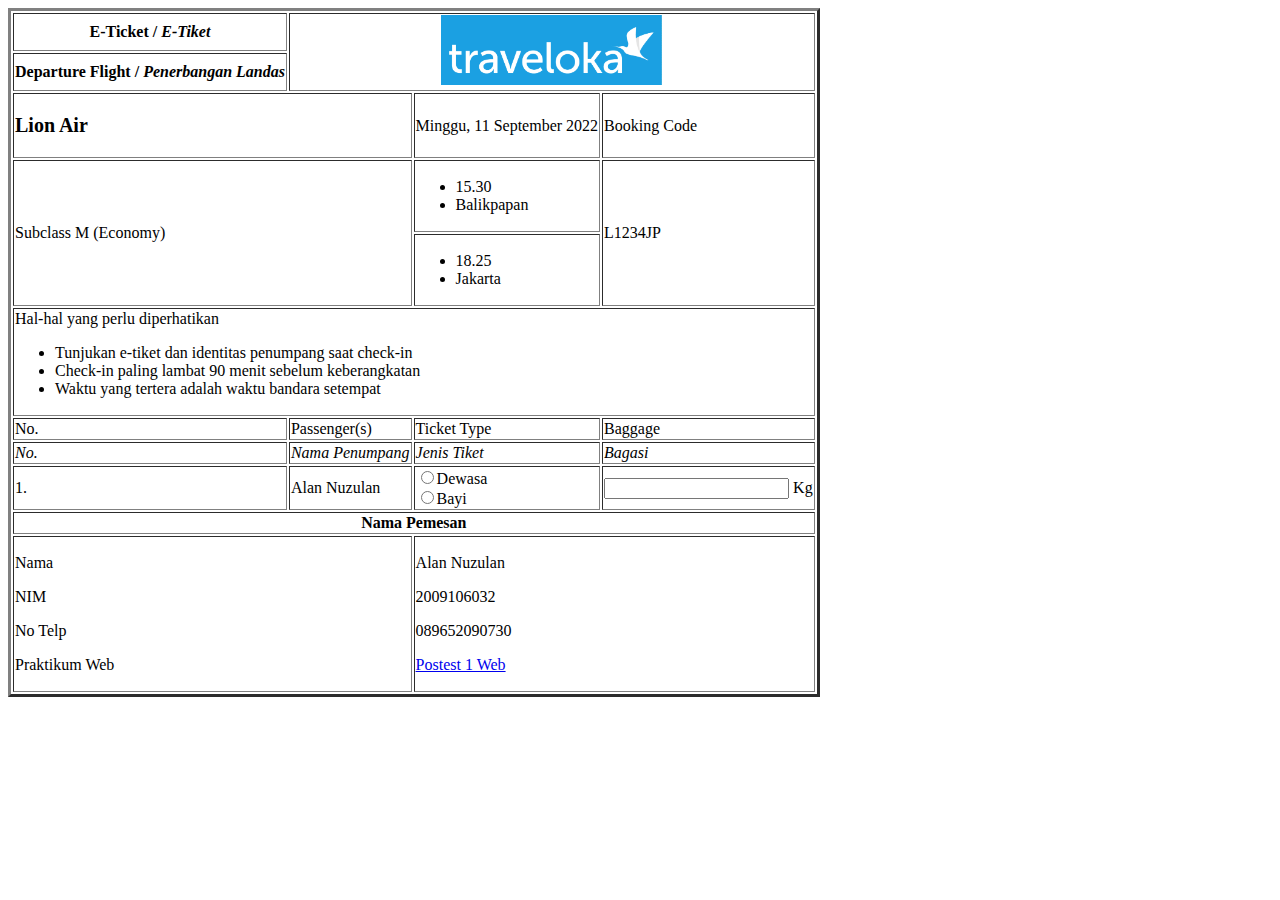
<file: Posttest 1/index.html>
<!DOCTYPE html>
<html lang="en">
<head>
    <meta charset="UTF-8">
    <meta http-equiv="X-UA-Compatible" content="IE=edge">
    <meta name="viewport" content="width=device-width, initial-scale=1.0">
    <title>Traveloka</title>
</head>
<body>
    <table border="3">
        <tr>
            <td style="text-align:center"><b> E-Ticket / <i>E-Tiket</i></b></td>
            <td rowspan="2" colspan="3" style="text-align:center"><img src="img/logo-traveloka.png" alt="Traveloka" height="70" ></td>
        </tr>
        <tr>
            <td><b>Departure Flight / <i>Penerbangan Landas </b> </i></td>
        </tr>
        <tr>
            <td colspan="2" style="padding-bottom: 20px;padding-top: 20px; font-size:20px;"><b> Lion Air</b></td>
            <td>Minggu, 11 September 2022</td>
            <td>Booking Code</td>
        </tr>
        <tr>
            <td rowspan="2" colspan="2">Subclass M (Economy)</td>
            <td>
                <ul>
                    <li>15.30</li>
                    <li>Balikpapan</li>
                </ul>
            </td>
            <td rowspan="2">L1234JP</td>
        </tr>
        <tr>
            <td>
                <ul>
                    <li>18.25</li>
                    <li>Jakarta</li>
                </ul>
            </td>
        </tr>
        <tr>
            <td colspan="4"> 
                Hal-hal yang perlu diperhatikan
                <ul>
                    <li>Tunjukan e-tiket dan identitas penumpang saat check-in</li>
                    <li>Check-in paling lambat 90 menit sebelum keberangkatan</li>
                    <li>Waktu yang tertera adalah waktu bandara setempat</li>
                </ul>
            </td>
        </tr>
        <tr>
            <td>No.</td>
            <td>Passenger(s)</td>
            <td>Ticket Type</td>
            <td>Baggage</td>
        </tr>
        <tr>
            <td><i>No.</i></td>
            <td><i>Nama Penumpang</i></td>
            <td><i>Jenis Tiket</i></td>
            <td><i>Bagasi</i></td>
        </tr>
        <tr>
            <td>1.</td>
            <td>Alan Nuzulan</td>
            <td><input type="radio" name="Tipe Tiket" >Dewasa <br><input type="radio" name="Tipe Tiket" >Bayi</td>
            <td><input type="number" name="Bagasi" min="0"  step="0.1"> Kg</td>
        </tr>
        <tr>
            <td colspan="4" style="text-align:center"><b>Nama Pemesan</b></td>
        </tr>
        <tr>
            <td colspan="2">
                <p>Nama</p>
                <p>NIM</p>
                <p>No Telp</p>
                <p>Praktikum Web</p>
            </td>
            <td colspan="2">
                <p>Alan Nuzulan</p>
                <p>2009106032</p>
                <p>089652090730</p>
                <p><a href="https://github.com/Aduasatu/Aduasatu.github.io">Postest 1 Web</a></p>
            </td>
        </tr>
    </table>
</body>
</html>
</file>
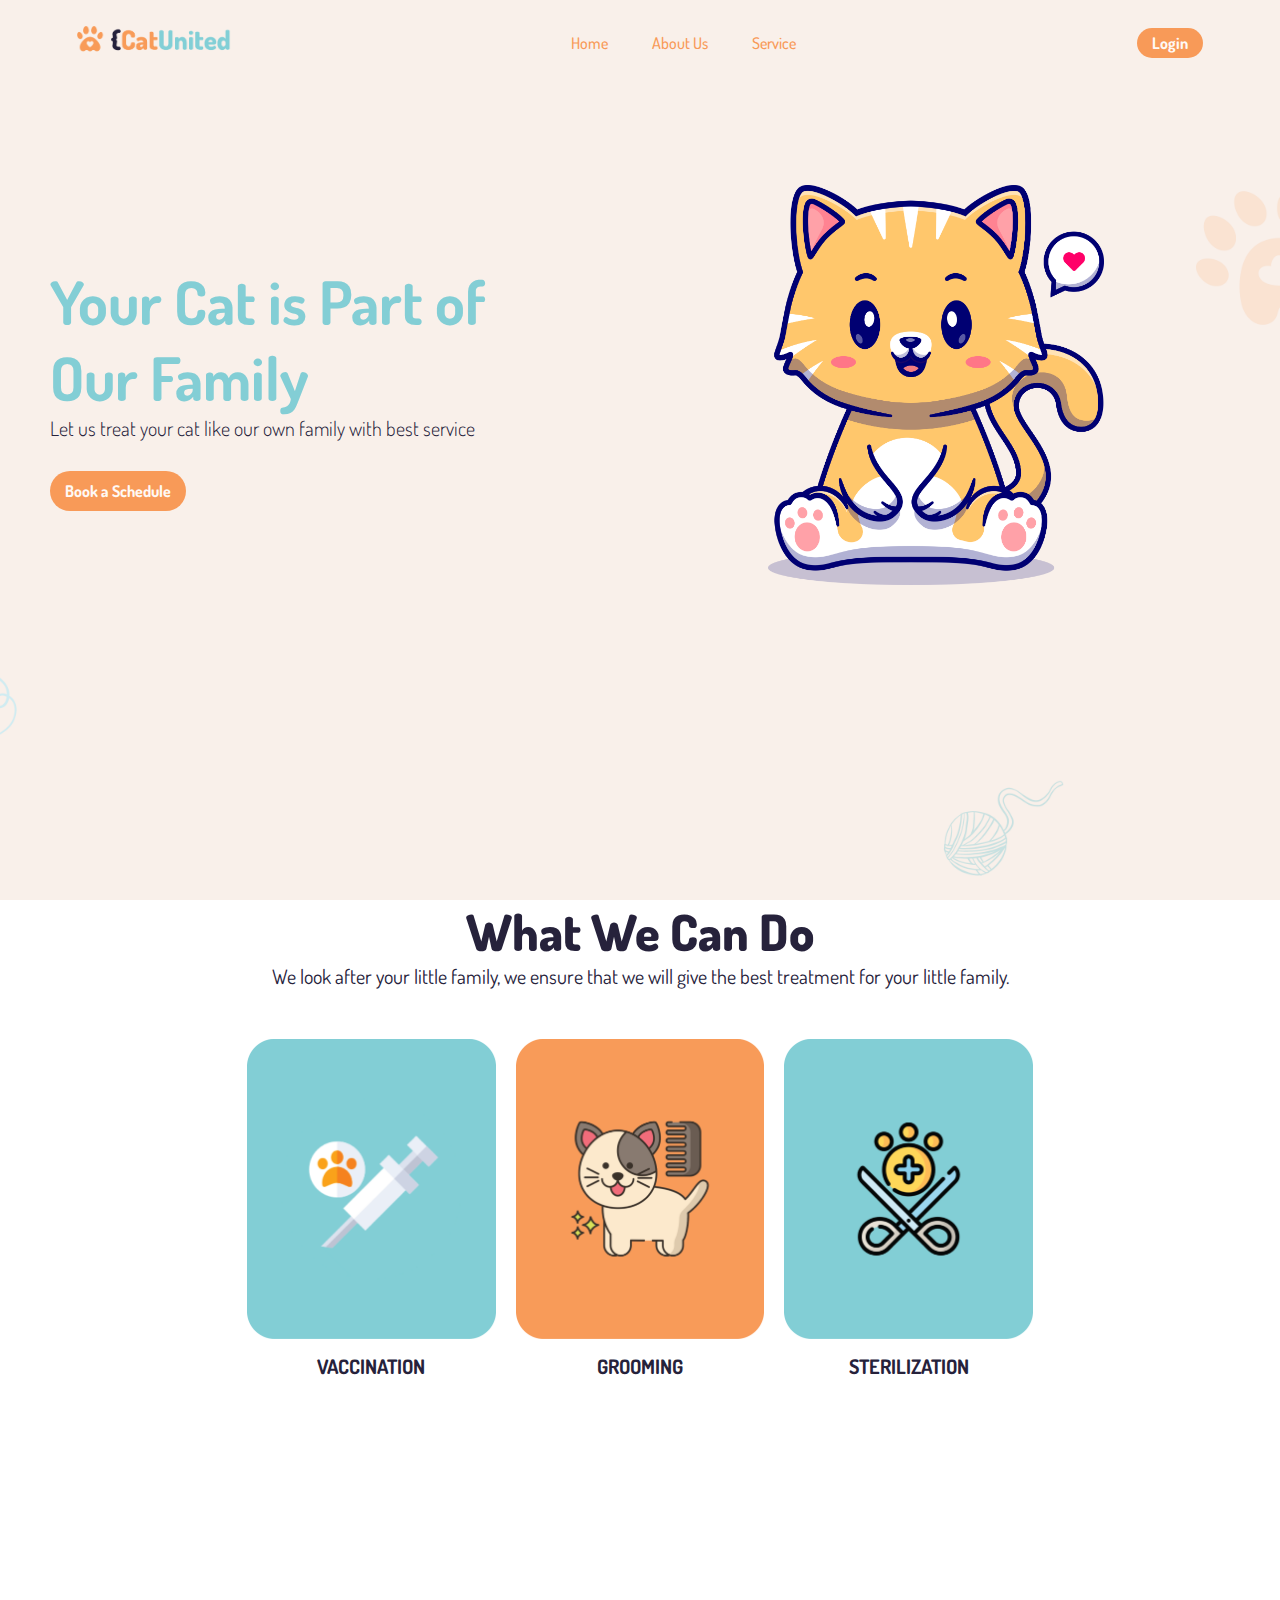
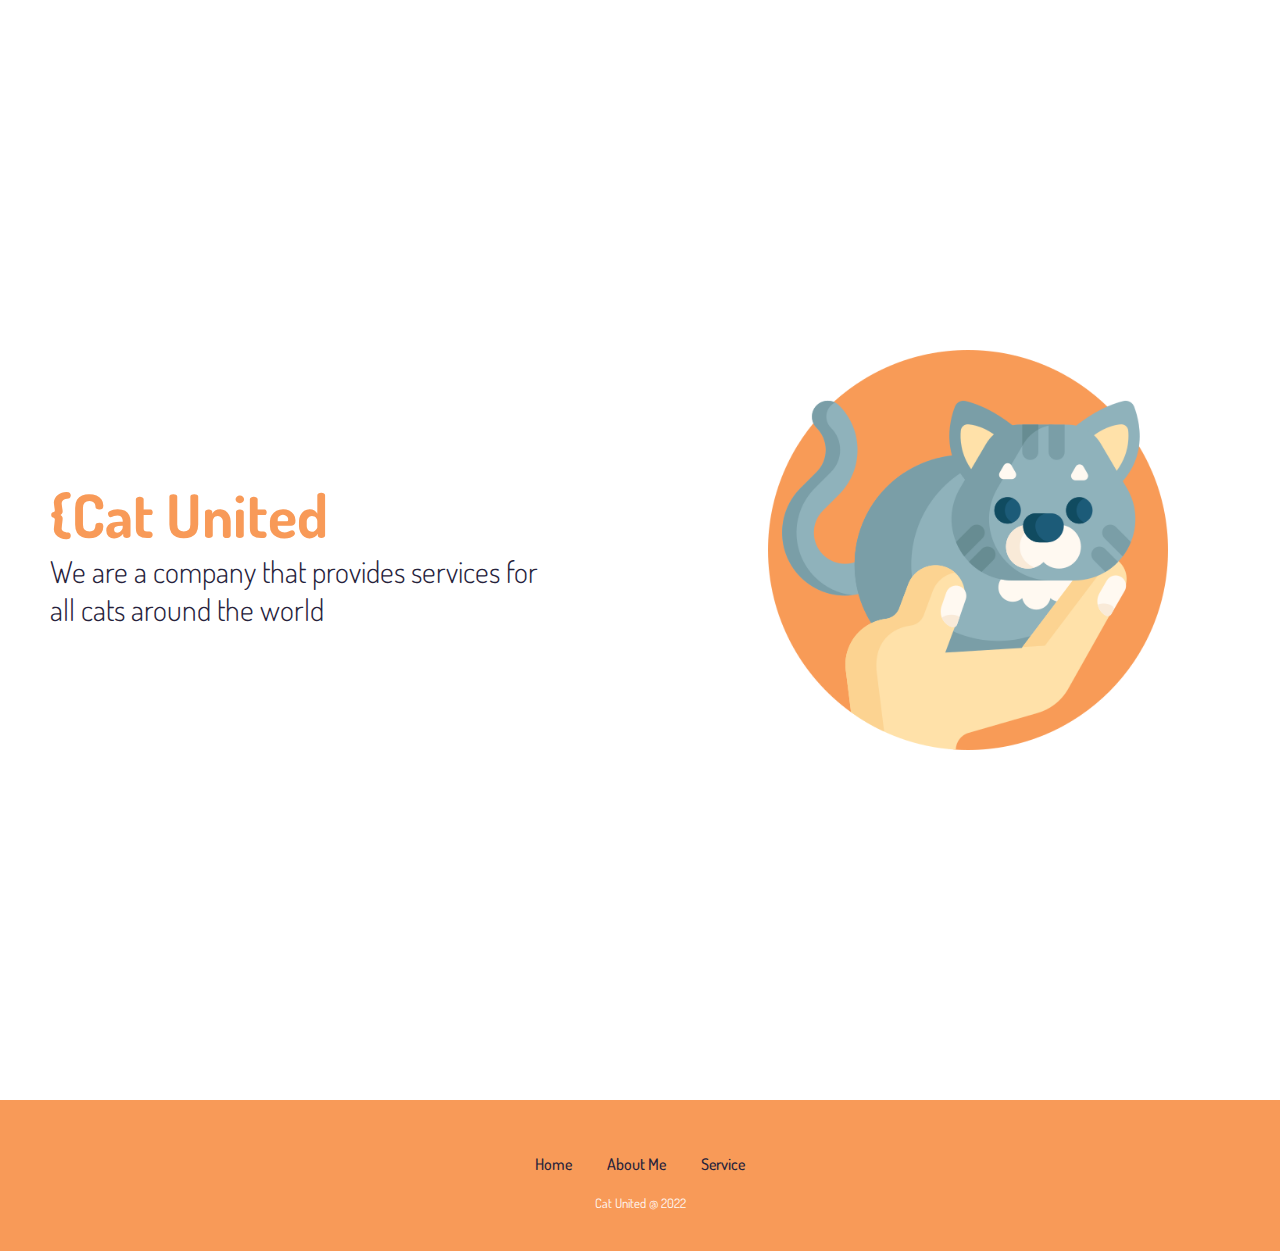
<file: Posttest 2/index.html>
<!DOCTYPE html>
<html lang="en">
<head>
    <meta charset="UTF-8">
    <meta http-equiv="X-UA-Compatible" content="IE=edge">
    <meta name="viewport" content="width=device-width, initial-scale=1.0">
    <title>{Cat United</title>
    <link rel="stylesheet" href="styleIndex.css">
</head>
<body>
    <header id="Home">
        <nav>
            <a href="index.html"><img class="Logo" src="img/Logo.png" alt="Cat Paw"></a>
            <div  class="nav-links">
                <ul id="menuList">
                    <li><a href="#Home">Home</a></li>
                    <li><a href="#AboutUsHome">About Us</a></li>
                    <li><a href="#ServiceHome">Service</a></li>
                </ul>
            </div>
            <a class="login" href=""><button>Login</button></a>
        </nav>
        <div class="header-content">
            <div class="left-content">
                <h1>Your Cat is Part of Our Family</h1>
                <p>Let us treat your cat like our own family with best service</p>
                <a class="book" href=""><button>Book a Schedule</button></a>
            </div>
            <div class="right-content">
                <img src="img/Kucing.png" alt="Cat">
            </div>
        </div>
    </header>
    <main>
        <div class="main-content" id="ServiceHome">
            <h1>What We Can Do</h1>
            <p>We look after your little family, we ensure that we will give the best treatment for your little family.</p>
            <div class="box-content">
                <div class="vaksin">
                    <img src="img/vaksin.png" alt="HTML">
                    <p>VACCINATION</p>
                </div>
                <div class="grooming">
                    <img src="img/grooming.png" alt="HTML">
                    <p>GROOMING</p>
                </div>
                <div class="steril">
                    <img src="img/steril.png" alt="HTML">
                    <p>STERILIZATION</p>
                </div>
            </div>
        </div>
        <div class="about-content" id="AboutUsHome">
            <div class="left-about">
                <h1>{Cat United</h1>
                <p>We are a company that provides services for all cats around the world</p>
            </div>
            <div class="right-about">
                <img src="img/about.png" alt="Cat">
            </div>
        </div>
    </main>
    <footer>
        <ul>
            <li><a href="#Home">Home</a></li>
            <li><a href="about.html">About Me</a></li>
            <li><a href="#ServiceHome">Service</a></li>
        </ul>
        <p class="copyright">
            Cat United @ 2022
        </p>
    </footer>
</body>
</html>
</file>
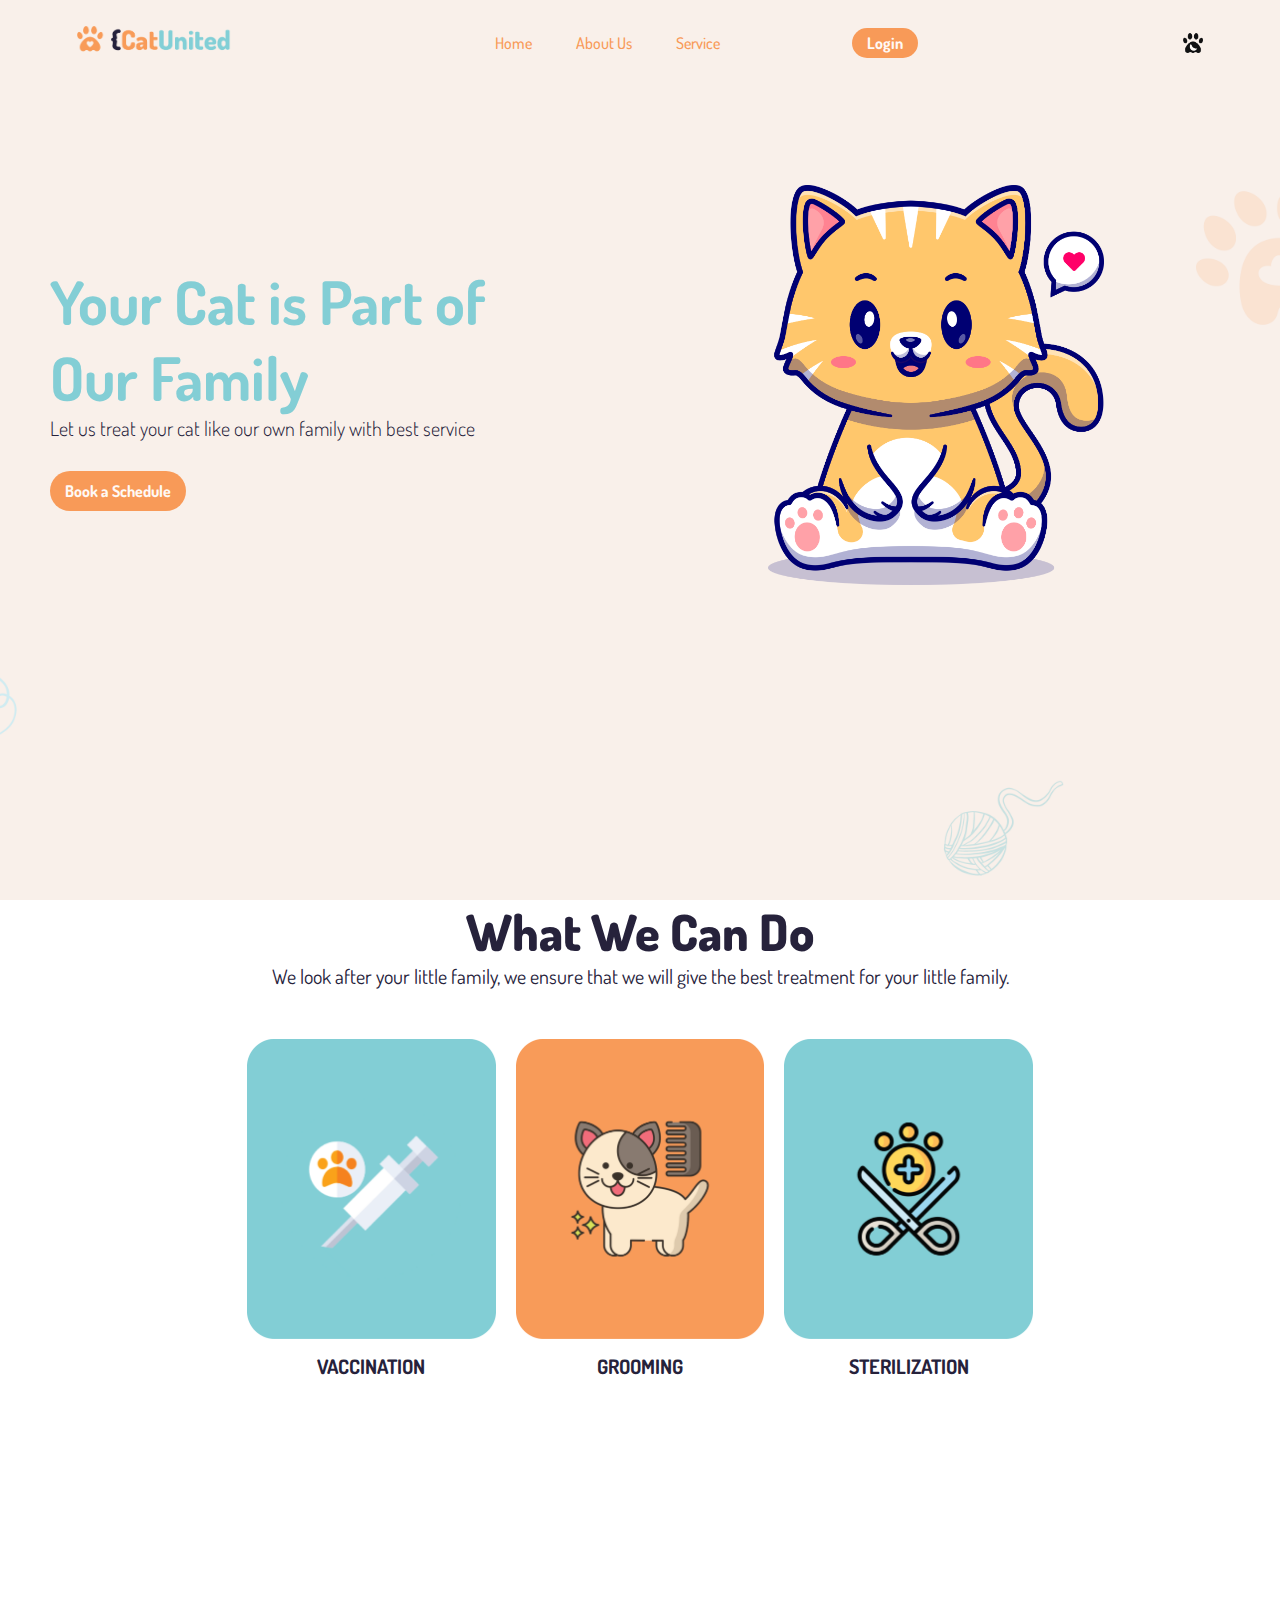
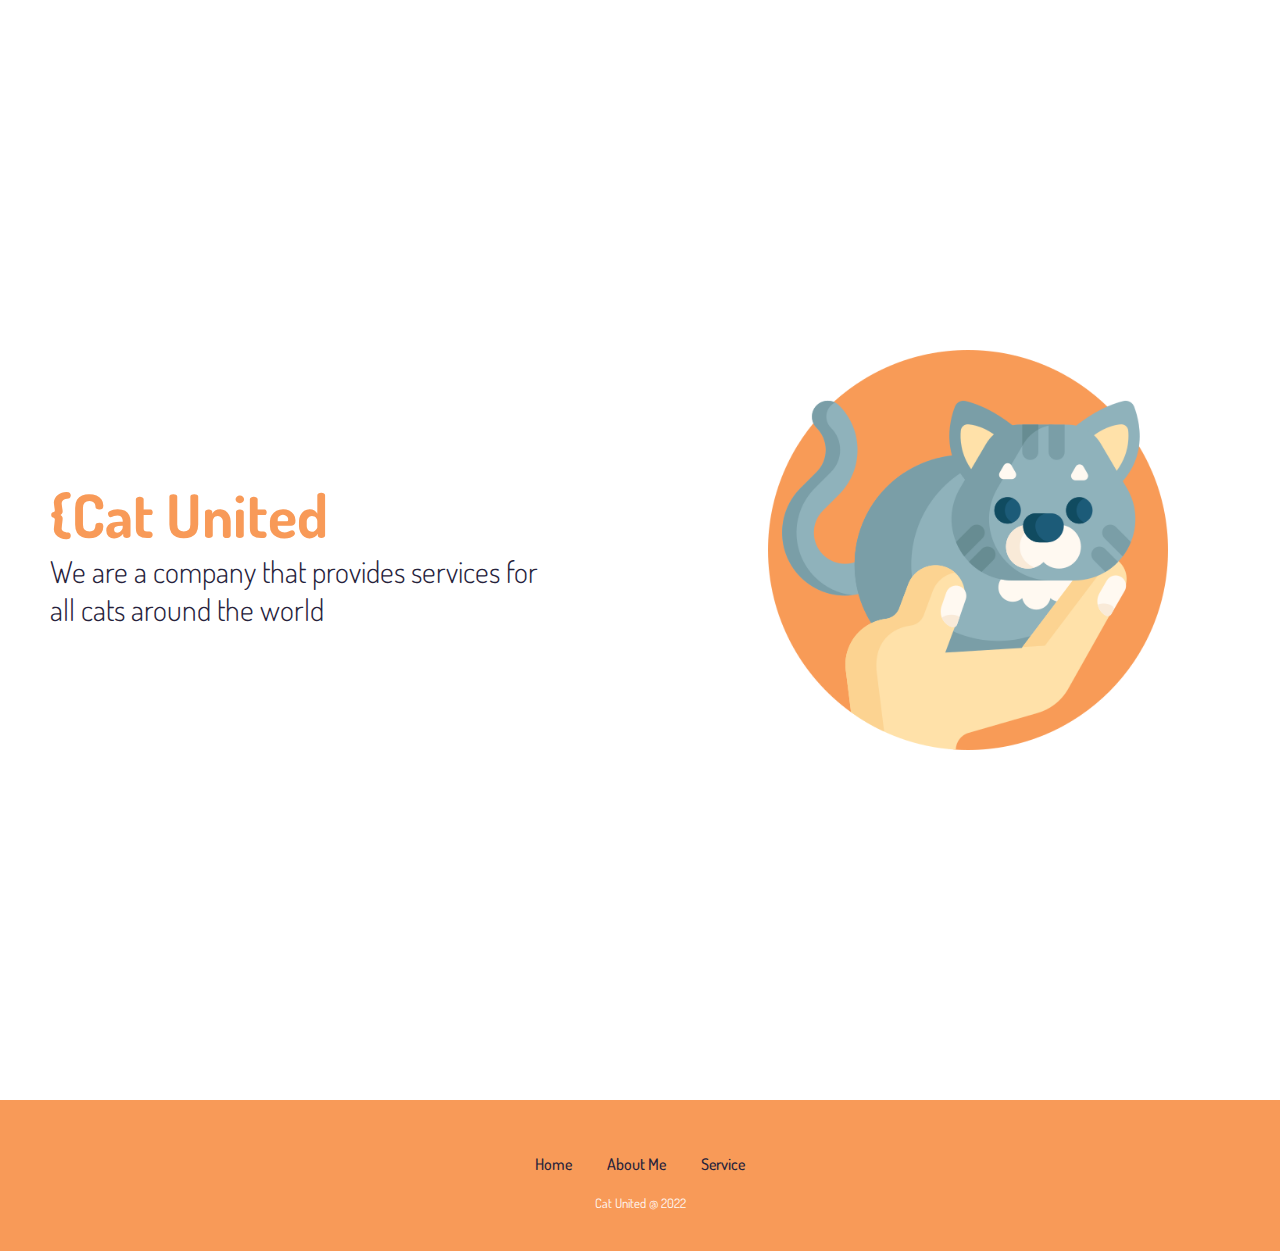
<file: Posttest3/index.html>
<!DOCTYPE html>
<html lang="en">
<head>
    <meta charset="UTF-8">
    <meta http-equiv="X-UA-Compatible" content="IE=edge">
    <meta name="viewport" content="width=device-width, initial-scale=1.0">
    <title>{Cat United</title>
    <link rel="stylesheet" href="styleIndex.css">
</head>
<body>
    <header id="Home">
        <nav>
            <a href="#Home"><img class="Logo" src="img/Logo.png" alt="Cat Paw" id="logo"></a>
            <div  class="nav-links" id="navlink">
                <ul id="menuList">
                    <li><a href="#Home">Home</a></li>
                    <li id="teksaboutus"><a href="#AboutUsHome">About Us</a></li>
                    <li id="teksservice"><a href="#ServiceHome">Service</a></li>
                    <li><a class="login2" href="#Home">Login</a></li>
                    <li id="darkmode2"><p class="darkmode2">Dark Mode</p></li>
                    <li><a class="login" href="#Home"><button>Login</button></a></li>
                </ul>
                <img src="img/close.png" id="close">
            </div>
            <img src="img/menu.png" alt="menu" id="menu">
            <img src="img/darkmode.png" alt="darkmode" class="darkmode" id="btnmode">
        </nav>
        <div class="header-content">
            <div class="left-content">
                <h1 id="ycf">Your Cat is Part of Our Family</h1>
                <p>Let us treat your cat like our own family with best service</p>
                <a class="book" href=""><button>Book a Schedule</button></a>
            </div>
            <div class="right-content">
                <img src="img/Kucing.png" alt="Cat" id="kucing">
            </div>
        </div>
    </header>
    <main>
        <div class="main-content" id="ServiceHome">
            <h1 id="wwcd">What We Can Do</h1>
            <p>We look after your little family, we ensure that we will give the best treatment for your little family.</p>
            <div class="box-content" id="content-wwcd">
                <div class="vaksin">
                    <img src="img/vaksin.png" alt="HTML" id="vaksin">
                    <p>VACCINATION</p>
                </div>
                <div class="grooming">
                    <img src="img/grooming.png" alt="HTML" id="grooming">
                    <p>GROOMING</p>
                </div>
                <div class="steril">
                    <img src="img/steril.png" alt="HTML" id="steril">
                    <p>STERILIZATION</p>
                </div>
            </div>
        </div>
        <div class="about-content" id="AboutUsHome">
            <div class="left-about">
                <h1 id="cu">{Cat United</h1>
                <p>We are a company that provides services for all cats around the world</p>
            </div>
            <div class="right-about">
                <img src="img/about.png" alt="Cat" id="aboutimg">
            </div>
        </div>
    </main>
    <footer>
        <ul id="footer">
            <li><a href="#Home">Home</a></li>
            <li><a href="about.html">About Me</a></li>
            <li><a href="#ServiceHome">Service</a></li>
        </ul>
        <p class="copyright" id="cr">
            Cat United @ 2022
        </p>
    </footer>
</body>
<script src="jQuery.js"></script>
</html>
</file>
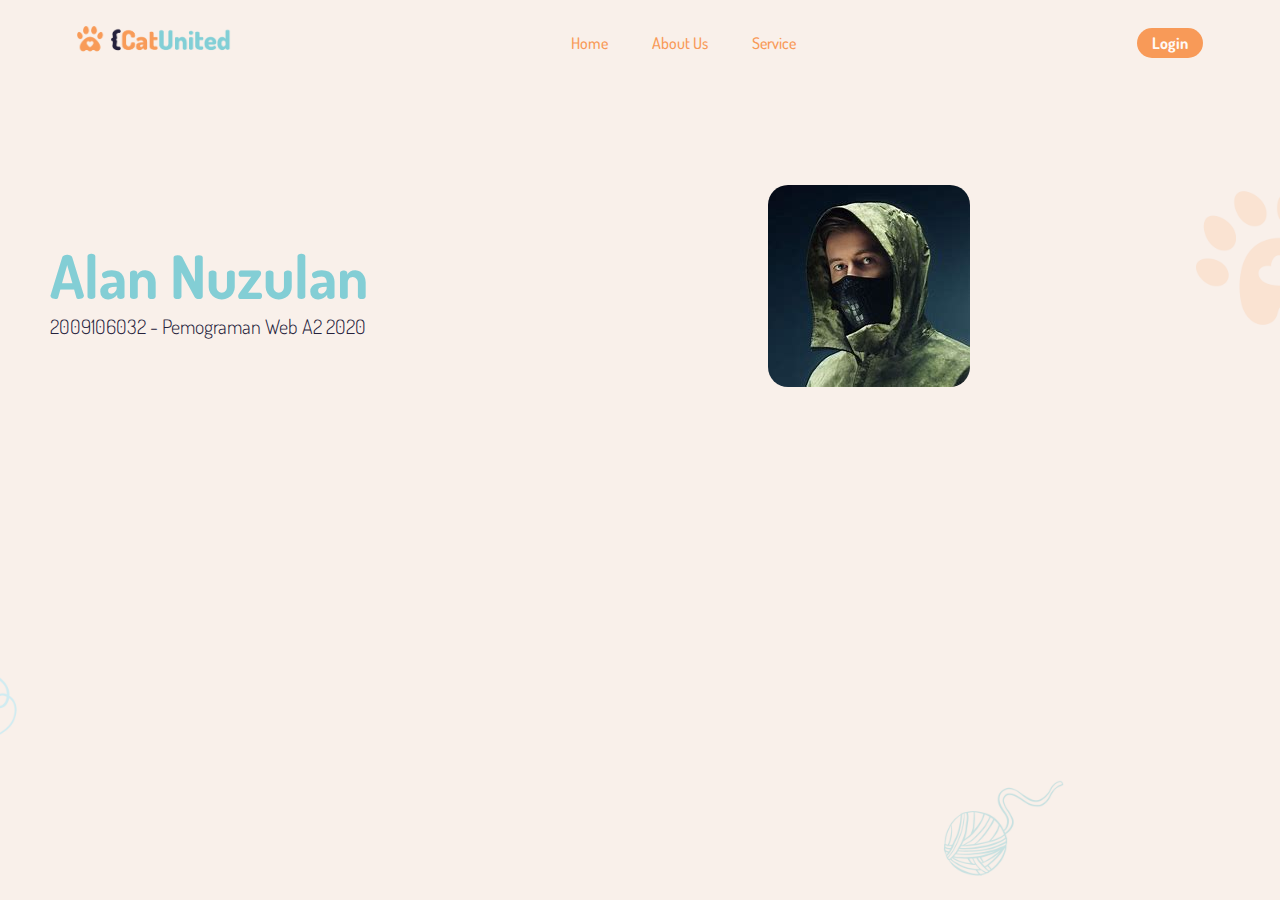
<file: about.html>
<!DOCTYPE html>
<html lang="en">
<head>
    <meta charset="UTF-8">
    <meta http-equiv="X-UA-Compatible" content="IE=edge">
    <meta name="viewport" content="width=device-width, initial-scale=1.0">
    <title>About Me - {Cat United</title>
    <link rel="stylesheet" href="styleAbout.css">
</head>
<body>
    <header>
        <nav>
            <a href="index.html"><img class="Logo" src="img/Logo.png" alt="Cat Paw"></a>
            <div  class="nav-links">
                <ul id="menuList">
                    <li><a href="index.html">Home</a></li>
                    <li><a href="">About Us</a></li>
                    <li><a href="">Service</a></li>
                </ul>
            </div>
            <a class="login" href=""><button>Login</button></a>
        </nav>
        <div class="header-content">
            <div class="left-content">
                <h1>Alan Nuzulan</h1>
                <p>2009106032 - Pemograman Web A2 2020</p>
            </div>
            <div class="right-content">
                <img src="img/alan.jpg" alt="Alan Nuzulan">
            </div>
        </div>
    </header>
</body>
</html>
</file>
<file: Posttest 2/styleIndex.css>
@import url('https://fonts.googleapis.com/css2?family=Dosis:wght@200;300;400;500;600;700;800&display=swap');

*{
    margin: 0;
    padding: 0;
}

header, main, .main-content{
    height: 100vh;
    width: 100%;
    background-image: url(img/background.png) ;
    background-position:right center;
    background-size: cover;
    position:relative;
    background-attachment: fixed;
    
}

.Logo {
    max-height: 30px;
}


li, a{
    font-family: "Dosis";
    font-weight: 500;
    font-size: 16px;
    color: #F89A58;
    text-decoration: none;
}

nav {
    display: flex;
    padding: 2% 6%;
    justify-content: space-between;
    align-items: center;
}

.nav-links {
    flex: 1;
    list-style: none;
    text-align: center;
}

.nav-links ul li{
    display: inline-block;
    padding: 0px 20px;
}

.nav-links ul li a{
    transition: all 0.3s ease 0;
}

.nav-links ul li a:hover{
    color: #83CED5;
}

button {
    color: #FFF9F5;
    padding: 5px 15px;
    background-color: #F89A58;
    border: none;
    border-radius: 50px;
    cursor: pointer;
    transition: all 0.3s ease 0;
    font-family: "Dosis";
    font-weight: 700;
    font-size: 16px;
}

.header-content {
    display: flex;
    justify-content: space-between;
    align-items: center;
    margin: 100px 0px;
}

.left-content {
    font-family: 'Dosis';
    flex-basis: 40%;
    position: relative;
    margin-left: 50px;
}

.left-content h1 {
    font-size: 60px;
    color: #83CED5;
}
.left-content p {
    font-size: 20px;
    font-weight: 300;
    color: #26223B;
}

.book button{
    padding: 10px 15px;
    margin-top: 30px;
}

.right-content {
    flex-basis: 40%;
    position: relative;
    align-items: center;
}

.right-content img{
    max-height: 400px;
    min-height: 10px;
}

main{
    align-items: center;
    height: 200vh;
}

.main-content{
    text-align: center;
    color: #26223B;
    font-family: 'Dosis';
    background-size: cover;
}
.main-content h1{
    font-size: 50px;
    font-weight: 900;
}

.main-content p{
    font-size: 20px;
    font-weight: 400;
}

.box-content {
    display: inline-flex;
    flex-wrap: wrap;
}

.vaksin img{
    margin: 50px 10px 10px 10px;
    max-height: 300px;
}

.grooming img{
    margin: 50px 10px 10px 10px;
    max-height: 300px;
}

.steril img{
    margin: 50px 10px 10px 10px;
    max-height: 300px;
}

.grooming p, .steril p, .vaksin p{
    font-size: 20px;
    font-weight: 700;
}

.about-content {
    display: flex;
    justify-content: space-between;
    align-items: center;
    margin: 150px 0px;
}

.left-about {
    font-family: 'Dosis';
    flex-basis: 40%;
    position: relative;
    margin-left: 50px;
}

.left-about h1 {
    font-size: 60px;
    color: #F89A58;
}
.left-about p {
    font-size: 30px;
    font-weight: 300;
    color: #26223B;
}

.right-about {
    flex-basis: 40%;
    position: relative;
    align-items: center;
}

.right-about img{
    max-height: 400px;
    min-height: 10px;
}

footer{
    padding: 40px 0;
    background-color: #F89A58;
    font-family: 'Dosis';
}

footer ul {
    list-style: none;
    font-size: 25px;
    line-height: 1.6;
    text-align: center;
}

footer ul li a{
    color:#26223B;
    text-decoration: none;
}

footer ul li {
    display: inline-block;
    padding: 0 15px;
}

footer ul li a:hover{
    color: #83CED5;
}

footer .copyright {
    margin-top: 15px;
    text-align: center;
    font-size: 13px;
    color: #FFF9F5;
}

@media(max-width: 700px) {
    .nav-links ul {
        width: 100%;
        position: absolute;
        top: 50px;
        right: 0;
        z-index: 2;
    } 
    .header-content{
        flex-direction: column-reverse;
    }
    .right-content{
        flex-basis: 100%;
    }
    .right-content img{
        width: 77%;
        margin-left: 15%;
    }
    .left-content{
        flex-basis: 100%;
    }
    .left-content h1{
        font-size: 45px;
    }
    .left-content p{
        font-size: 16px;
    }

    .main-content h1{
        font-size: 45px;
    }
    .main-content p{
        font-size: 16px;
    }
    .vaksin img{
        height: 50%;
        margin-top: 10px;
    }
    .grooming img{
        height: 50%;
        margin-top: 10px;
    }
    .steril img{
        height: 50%;
        margin-top: 10px;
    }
    .box-content{
        flex-direction: column-reverse;
    }
    .about-content{

        flex-direction: column-reverse;
    }
    .right-about{
        flex-basis: 100%;
    }
    .right-about img{
        width: 50%;
        margin: 50% 0 0 20%;
    }
    .left-about{
        flex-basis: 100%;
    }
    .left-about h1{
        font-size: 45px;
    }
    .left-about p{
        font-size: 16px;
    }

}
</file>
<file: Posttest3/styleIndex.css>
@import url('https://fonts.googleapis.com/css2?family=Dosis:wght@200;300;400;500;600;700;800&display=swap');

*{
    margin: 0;
    padding: 0;
}

header, main, .main-content{
    height: 100vh;
    width: 100%;
    background-image: url(img/background.png) ;
    background-position:right center;
    background-size: cover;
    position:relative;
    background-attachment: fixed;
    
}

.Logo {
    max-height: 30px;
}

.darkmode {
    max-height: 20px;
    cursor: pointer;
}


li, a{
    font-family: "Dosis";
    font-weight: 500;
    font-size: 16px;
    color: #F89A58;
    text-decoration: none;
}

nav {
    display: flex;
    padding: 2% 6%;
    justify-content: space-between;
    align-items: center;
}

.nav-links {
    list-style: none;
    /* text-align: center; */
}

.nav-links ul li{
    display: inline-block;
    padding: 0px 20px;
}

.nav-links ul li .darkmode, .login2, .darkmode2, .close{
    display: none;
}
.nav-links #close {
    display: none;
}
#menu{
    display: none;
}

.nav-links ul li a{
    transition: all 0.3s ease 0;
}

.nav-links ul li a:hover{
    color: #83CED5;
}

button {
    color: #FFF9F5;
    padding: 5px 15px;
    background-color: #F89A58;
    border: none;
    border-radius: 50px;
    cursor: pointer;
    transition: all 0.3s ease 0;
    font-family: "Dosis";
    font-weight: 700;
    font-size: 16px;
}

.header-content {
    display: flex;
    justify-content: space-between;
    align-items: center;
    margin: 100px 0px;
}

.left-content {
    font-family: 'Dosis';
    flex-basis: 40%;
    position: relative;
    margin-left: 50px;
}

.left-content h1 {
    font-size: 60px;
    color: #83CED5;
}
.left-content p {
    font-size: 20px;
    font-weight: 300;
    color: #26223B;
}

.book button{
    padding: 10px 15px;
    margin-top: 30px;
}

.right-content {
    flex-basis: 40%;
    position: relative;
    align-items: center;
}

.right-content img{
    max-height: 400px;
    min-height: 10px;
}

main{
    align-items: center;
    height: 200vh;
}

.main-content{
    text-align: center;
    color: #26223B;
    font-family: 'Dosis';
    background-size: cover;
}
.main-content h1{
    font-size: 50px;
    font-weight: 900;
}

.main-content p{
    font-size: 20px;
    font-weight: 400;
}

.box-content {
    display: inline-flex;
    flex-wrap: wrap;
}

.vaksin img{
    margin: 50px 10px 10px 10px;
    max-height: 300px;
}

.grooming img{
    margin: 50px 10px 10px 10px;
    max-height: 300px;
}

.steril img{
    margin: 50px 10px 10px 10px;
    max-height: 300px;
}

.grooming p, .steril p, .vaksin p{
    font-size: 20px;
    font-weight: 700;
}

.about-content {
    display: flex;
    justify-content: space-between;
    align-items: center;
    margin: 150px 0px;
}

.left-about {
    font-family: 'Dosis';
    flex-basis: 40%;
    position: relative;
    margin-left: 50px;
}

.left-about h1 {
    font-size: 60px;
    color: #F89A58;
}
.left-about p {
    font-size: 30px;
    font-weight: 300;
    color: #26223B;
}

.right-about {
    flex-basis: 40%;
    position: relative;
    align-items: center;
}

.right-about img{
    max-height: 400px;
    min-height: 10px;
}

footer{
    padding: 40px 0;
    background-color: #F89A58;
    font-family: 'Dosis';
}

footer ul {
    list-style: none;
    font-size: 25px;
    line-height: 1.6;
    text-align: center;
}

footer ul li a{
    color:#26223B;
    text-decoration: none;
}

footer ul li {
    display: inline-block;
    padding: 0 15px;
}

footer ul li a:hover{
    color: #83CED5;
}

footer .copyright {
    margin-top: 15px;
    text-align: center;
    font-size: 13px;
    color: #FFF9F5;
}

@media(max-width: 700px) {
    .nav-links ul li{
        display: block;
        padding-top: 15px;
    } 
    .nav-links ul li .login2, .darkmode2{
        display: block;
    }
    .nav-links #close {
        display: block;
        max-height: 20px;
        margin: 10px 10px 10px 100px;
        cursor: pointer;
        
    }
    .nav-links ul{
        padding: 30px;
    } 
    #menu{
        display: block;
        max-height: 20px;
    }
    .nav-links{
        position: absolute;
        background:#D0ECF0 ;
        height: 100vh;
        width: 200px;
        top: 0;
        right: 0;
        z-index: 2;
        text-align: left;
        display: none;
    }
    .nav-links ul li .login, .darkmode{
        display: none;
    }

    .header-content{
        flex-direction: column-reverse;
        margin-top: 20px;
    }
    .right-content{
        flex-basis: 100%;
    }
    .right-content img{
        width: 77%;
        margin-left: 15%;
    }
    .left-content{
        flex-basis: 100%;
    }
    .left-content h1{
        font-size: 45px;
    }
    .left-content p{
        font-size: 16px;
    }

    .main-content h1{
        font-size: 45px;
    }
    .main-content p{
        font-size: 16px;
    }
    .vaksin img{
        width: 50%;
        margin-top: 10px;
    }
    .grooming img{
        width: 50%;
        margin-top: 10px;
    }
    .steril img{
        width: 50%;
        margin-top: 10px;
    }
    .box-content{
        flex-direction: column-reverse;
    }
    .about-content{

        flex-direction: column-reverse;
    }
    .right-about{
        flex-basis: 100%;
    }
    .right-about img{
        width: 50%;
        margin-left:20%;
        /* margin: 50% 0 0 20%; */
    }
    .left-about{
        flex-basis: 100%;
    }
    .left-about h1{
        font-size: 45px;
    }
    .left-about p{
        font-size: 16px;
    }

}
</file>
<file: styleAbout.css>
@import url('https://fonts.googleapis.com/css2?family=Dosis:wght@200;300;400;500;600;700;800&display=swap');

*{
    margin: 0;
    padding: 0;
}

header{
    height: 100vh;
    width: 100%;
    background-image: url(img/background.png) ;
    background-position:right center;
    background-size: cover;
    position:relative;
    background-attachment: fixed;
    
}

.Logo {
    max-height: 30px;
}

button {
    color: #FFF9F5;
    padding: 5px 15px;
    background-color: #F89A58;
    border: none;
    border-radius: 50px;
    cursor: pointer;
    transition: all 0.3s ease 0;
    font-family: "Dosis";
    font-weight: 700;
    font-size: 16px;
}

li, a{
    font-family: "Dosis";
    font-weight: 500;
    font-size: 16px;
    color: #F89A58;
    text-decoration: none;
}

nav {
    display: flex;
    padding: 2% 6%;
    justify-content: space-between;
    align-items: center;
}

.nav-links {
    flex: 1;
    list-style: none;
    text-align: center;
}

.nav-links ul li{
    display: inline-block;
    padding: 0px 20px;
}

.nav-links ul li a{
    transition: all 0.3s ease 0;
}

.nav-links ul li a:hover{
    color: #83CED5;
}

.header-content {
    display: flex;
    justify-content: space-between;
    align-items: center;
    margin: 100px 0px;
}

.left-content {
    font-family: 'Dosis';
    flex-basis: 40%;
    position: relative;
    margin-left: 50px;
}

.left-content h1 {
    font-size: 60px;
    color: #83CED5;
}
.left-content p {
    font-size: 20px;
    font-weight: 300;
    color: #26223B;
}


.right-content {
    flex-basis: 40%;
    position: relative;
    align-items: center;
}

.right-content img{
    max-height: 400px;
    border-radius: 20px;
    min-height: 10px;
}

@media(max-width: 700px) {
    .nav-links ul {
        width: 100%;
        position: absolute;
        top: 50px;
        right: 0;
        z-index: 2;
    } 
    .header-content{
        flex-direction: column-reverse;
        margin: 50px 0;
    }
    .right-content{
        flex-basis: 100%;
    }
    .right-content img{
        width: 77%;
    }
    .left-content{
        flex-basis: 100%;
    }
    .left-content h1{
        font-size: 45px;
    }
    .left-content p{
        font-size: 16px;
    }

}
</file>
